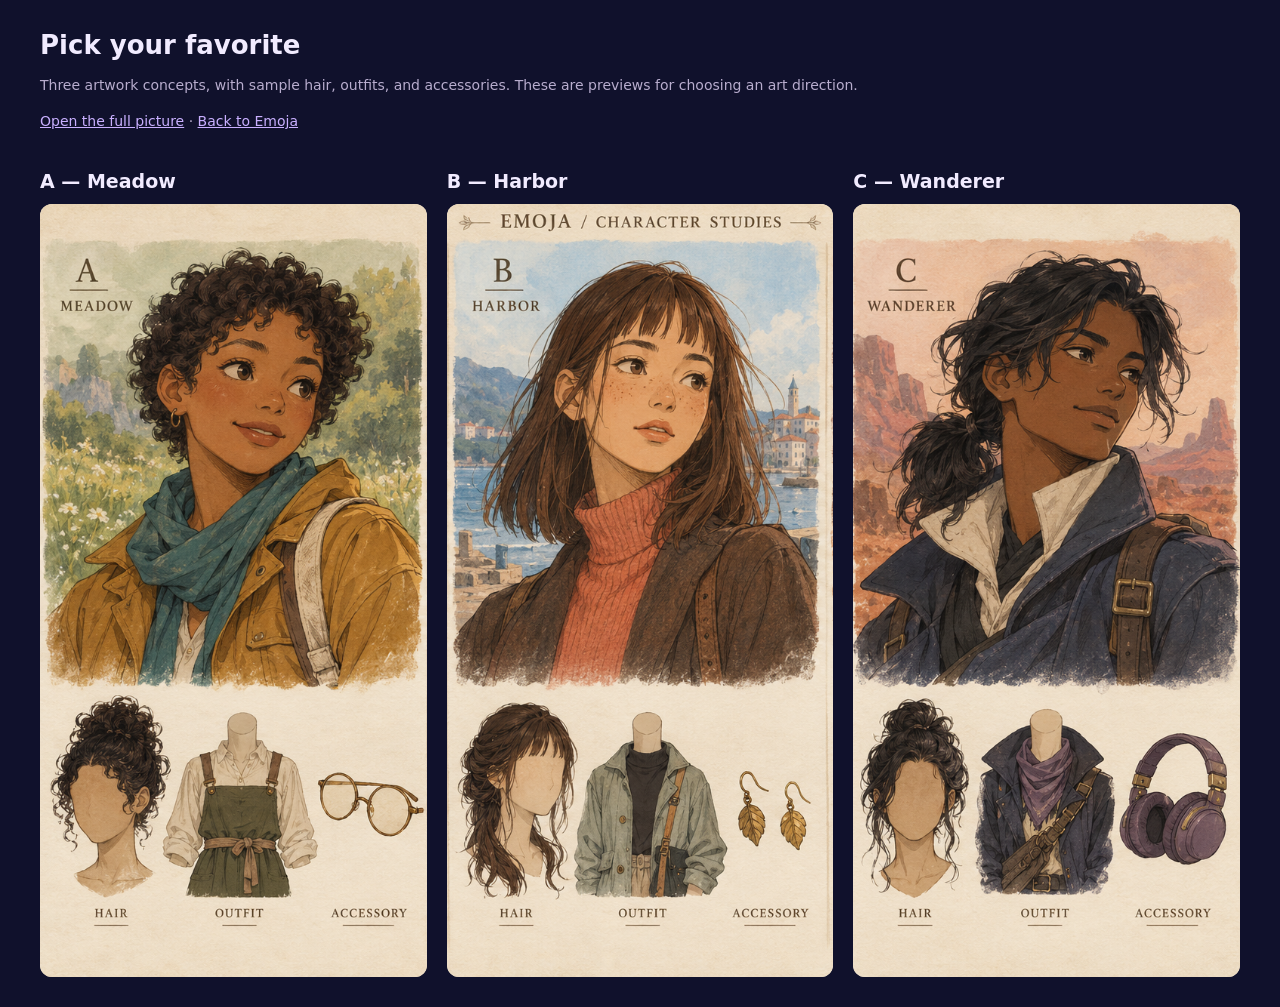
<file: concepts/index.html>
<!doctype html><html lang="en"><head><meta charset="utf-8"><meta name="viewport" content="width=device-width,initial-scale=1"><title>Emoja — Art concepts</title><style>*{box-sizing:border-box}body{margin:0;padding:30px 18px;background:#10112c;color:#f1ebff;font-family:system-ui,sans-serif}main{max-width:1200px;margin:auto}h1{font-size:26px;margin:0 0 8px}p{color:#b8adce;font-size:14px;line-height:1.6}a{color:#c9b0ff}.gallery{display:grid;grid-template-columns:repeat(3,1fr);gap:20px;margin-top:25px}figure{margin:0}figcaption{padding:12px 0;font-size:19px;font-weight:700}.picture{position:relative;overflow:hidden;aspect-ratio:1/2;border-radius:12px;background:#eee1c8}.picture img{position:absolute;top:0;width:300%;max-width:none;height:100%}.a img{left:0}.b img{left:-100%}.c img{left:-200%}@media(max-width:700px){.gallery{grid-template-columns:1fr;max-width:480px;margin:25px auto}.picture{border-radius:16px}}</style></head><body><main><h1>Pick your favorite</h1><p>Three artwork concepts, with sample hair, outfits, and accessories. These are previews for choosing an art direction.</p><p><a href="character-studies.png">Open the full picture</a> · <a href="../">Back to Emoja</a></p><div class="gallery"><figure><figcaption>A — Meadow</figcaption><div class="picture a"><img src="character-studies.png" alt="Meadow: curly hair, golden jacket, teal scarf, plus alternate hair, outfit, and bronze glasses."></div></figure><figure><figcaption>B — Harbor</figcaption><div class="picture b"><img src="character-studies.png" alt="Harbor: chestnut hair, coral sweater, coastal scenery, plus alternate hair, outfit, and leaf earrings."></div></figure><figure><figcaption>C — Wanderer</figcaption><div class="picture c"><img src="character-studies.png" alt="Wanderer: windswept dark hair, indigo coat, desert scenery, plus alternate hair, outfit, and purple headphones."></div></figure></div></main></body></html>
</file>
